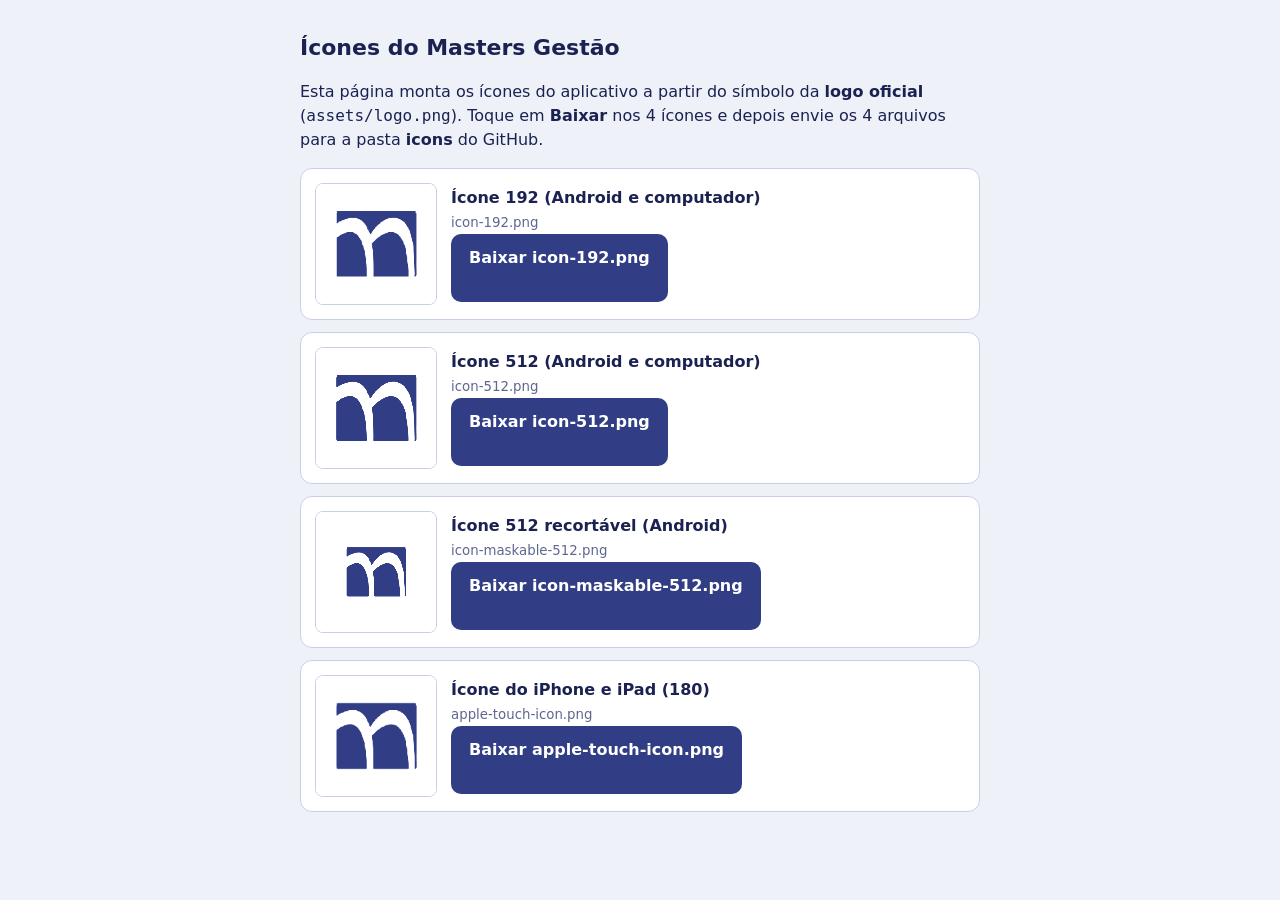
<file: gerar-icones.html>
<!DOCTYPE html>
<html lang="pt-BR"><head><meta charset="utf-8"><meta name="viewport" content="width=device-width, initial-scale=1">
<meta name="robots" content="noindex"><title>Gerar ícones do Masters Gestão</title>
<style>
body{margin:0;font:16px/1.5 system-ui,Arial,sans-serif;background:#EEF1F8;color:#1B2252;padding:16px}
.c{max-width:680px;margin:0 auto}h1{font-size:22px}
.card{background:#fff;border:1px solid #C9D0E8;border-radius:12px;padding:14px;margin:12px 0;display:flex;gap:14px;align-items:center;flex-wrap:wrap}
canvas{width:120px;height:120px;border:1px solid #C9D0E8;border-radius:8px}
a.b{display:inline-block;background:#313E86;color:#fff;text-decoration:none;font-weight:600;border-radius:10px;padding:12px 18px;min-height:44px}
small{color:#5E678F}
</style></head><body><div class="c">
<h1>Ícones do Masters Gestão</h1>
<p>Esta página monta os ícones do aplicativo a partir do símbolo da <b>logo oficial</b> (<code>assets/logo.png</code>). Toque em <b>Baixar</b> nos 4 ícones e depois envie os 4 arquivos para a pasta <b>icons</b> do GitHub.</p>
<div id="lista"><p>Preparando…</p></div>
<script>
const SAIDA=[['icon-192.png',192,.70,'Ícone 192 (Android e computador)'],['icon-512.png',512,.70,'Ícone 512 (Android e computador)'],['icon-maskable-512.png',512,.52,'Ícone 512 recortável (Android)'],['apple-touch-icon.png',180,.70,'Ícone do iPhone e iPad (180)']];
const X0=12,X1=83,Y0=18,Y1=78,AZ=[0x31,0x3E,0x86];
const img=new Image();img.onload=()=>{try{montar()}catch(e){document.getElementById('lista').innerHTML='<p>Não foi possível montar os ícones: '+e.message+'</p>'}};
img.onerror=()=>{document.getElementById('lista').innerHTML='<p>Não achei assets/logo.png. Abra esta página dentro do site (mesma pasta do index.html).</p>'};
img.src='assets/logo.png?'+Date.now();
function montar(){
 const w=X1-X0,h=Y1-Y0,s=document.createElement('canvas');s.width=img.width;s.height=img.height;const sc=s.getContext('2d');
 sc.fillStyle='#fff';sc.fillRect(0,0,s.width,s.height);sc.drawImage(img,0,0);
 const d=sc.getImageData(X0,Y0,w,h).data,m=document.createElement('canvas');m.width=w;m.height=h;const mc=m.getContext('2d'),md=mc.createImageData(w,h);
 for(let i=0;i<w*h;i++){const t=Math.max(0,Math.min(1,(255-d[i*4])/(255-AZ[0])));md.data[i*4]=md.data[i*4+1]=md.data[i*4+2]=Math.round(t*255);md.data[i*4+3]=255}
 mc.putImageData(md,0,0);
 const L=document.getElementById('lista');L.innerHTML='';
 SAIDA.forEach(([nome,tam,frac,rot])=>{
  const alvo=Math.round(tam*frac),esc=alvo/Math.max(w,h),nw=Math.round(w*esc),nh=Math.round(h*esc);
  const t=document.createElement('canvas');t.width=nw;t.height=nh;const tc=t.getContext('2d');tc.imageSmoothingEnabled=true;tc.imageSmoothingQuality='high';tc.drawImage(m,0,0,nw,nh);
  const td=tc.getImageData(0,0,nw,nh).data,c=document.createElement('canvas');c.width=c.height=tam;const cc=c.getContext('2d');cc.fillStyle='#fff';cc.fillRect(0,0,tam,tam);
  const ox=Math.floor((tam-nw)/2),oy=Math.floor((tam-nh)/2),o=cc.getImageData(ox,oy,nw,nh);
  for(let i=0;i<nw*nh;i++){let v=td[i*4]/255;v=Math.max(0,Math.min(1,(v-.5)/.30+.5));v=v*v*(3-2*v);for(let k=0;k<3;k++)o.data[i*4+k]=Math.round(255*(1-v)+AZ[k]*v);o.data[i*4+3]=255}
  cc.putImageData(o,ox,oy);
  const card=document.createElement('div');card.className='card';card.appendChild(c);
  const tx=document.createElement('div');tx.innerHTML='<b>'+rot+'</b><br><small>'+nome+'</small><br>';
  const a=document.createElement('a');a.className='b';a.textContent='Baixar '+nome;a.download=nome;
  c.toBlob(b=>{a.href=URL.createObjectURL(b)},'image/png');tx.appendChild(a);card.appendChild(tx);L.appendChild(card)});
}
</script></div></body></html>
</file>
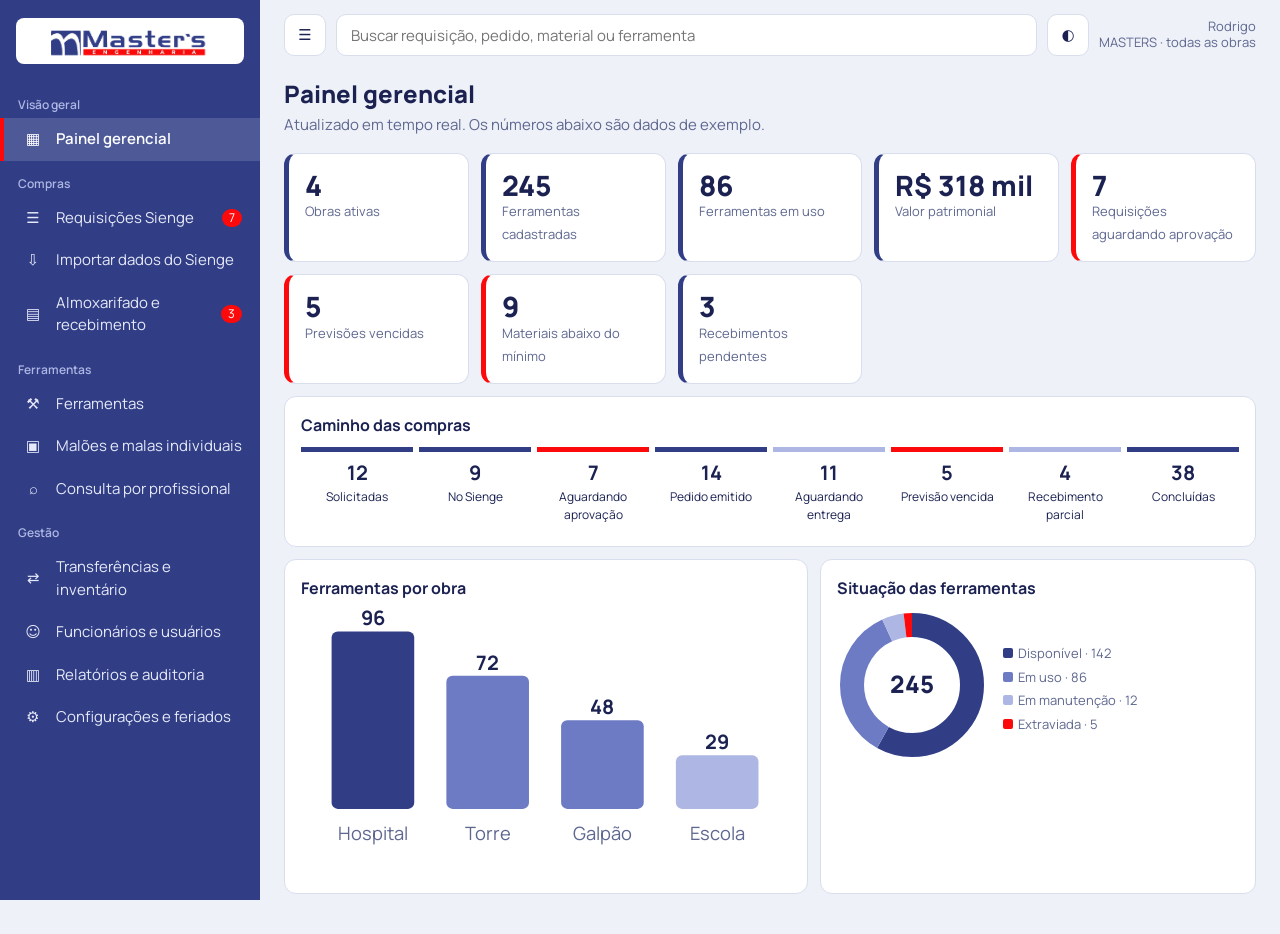
<file: previa-layout.html>
<!DOCTYPE html>
<html lang="pt-BR">
<head>
<meta charset="utf-8">
<meta name="viewport" content="width=device-width, initial-scale=1, viewport-fit=cover">
<title>Masters Engenharia – Sistema de gestão</title>
<link href="https://fonts.googleapis.com/css2?family=Manrope:wght@400;600;800&display=swap" rel="stylesheet">
<style>
:root{--blue:#313E86;--red:#FC0A0B;--bg:#EEF1F8;--surf:#fff;--ink:#1B2252;--mute:#5E678F;--line:#D9DEEE;--soft:#E3E8F6;--side:#313E86;--sideink:#fff;--b2:#6D7BC4;--b3:#AEB7E3;--chip:#E3E8F6;color-scheme:light;box-sizing:border-box;padding-top:env(safe-area-inset-top,0px);padding-bottom:env(safe-area-inset-bottom,0px)}
@media (prefers-color-scheme:dark){:root:not([data-theme="light"]){--bg:#0F1330;--surf:#181E47;--ink:#E8EBFA;--mute:#98A2D6;--line:#2A3266;--soft:#222A5C;--side:#0B0E27;--blue:#7E8CE0;--b2:#5967B8;--b3:#3A4686;--chip:#2A3266;color-scheme:dark}}
:root[data-theme="dark"]{--bg:#0F1330;--surf:#181E47;--ink:#E8EBFA;--mute:#98A2D6;--line:#2A3266;--soft:#222A5C;--side:#0B0E27;--blue:#7E8CE0;--b2:#5967B8;--b3:#3A4686;--chip:#2A3266;color-scheme:dark}
html{scroll-padding-top:env(safe-area-inset-top,0px)}
*{box-sizing:border-box}
body{margin:0;background:var(--bg);color:var(--ink);font:15px/1.5 Manrope,system-ui,Arial,sans-serif;display:flex;min-height:100vh}
button{font:inherit;color:inherit;cursor:pointer}
:focus-visible{outline:3px solid var(--red);outline-offset:2px}
aside{width:260px;background:var(--side);color:var(--sideink);display:flex;flex-direction:column;transition:width .2s;position:sticky;top:0;height:100vh;overflow-y:auto;flex:none;z-index:20}
.brand{display:flex;align-items:center;gap:10px;padding:18px 16px;font-weight:800;font-size:18px}
.logo{width:38px;height:38px;border-radius:8px;background:#fff;color:#313E86;display:grid;place-items:center;font-weight:800;flex:none;border-bottom:4px solid var(--red)}
.lg{background:#fff;border-radius:8px;padding:4px 6px;height:46px;width:228px;object-fit:contain}
body.mini .lg{width:44px;padding:4px;object-fit:cover;object-position:left center}
aside h4{margin:14px 18px 4px;font-size:12px;font-weight:600;color:#AEB7E3}
.nav{display:flex;align-items:center;gap:12px;width:100%;padding:10px 18px;background:none;border:0;border-left:4px solid transparent;color:#E6E9F8;text-align:left}
.nav:hover{background:rgba(255,255,255,.08)}
.nav.on{background:rgba(255,255,255,.14);border-left-color:var(--red);color:#fff;font-weight:600}
.nav i{font-style:normal;width:22px;text-align:center;flex:none}
.nav em{margin-left:auto;background:var(--red);color:#fff;font-style:normal;font-size:12px;border-radius:10px;padding:0 7px}
body.mini aside{width:68px}
body.mini aside h4,body.mini .nav span,body.mini .nav em,body.mini .bn{display:none}
main{flex:1;min-width:0;padding:0 24px 40px}
.top{position:sticky;top:0;background:var(--bg);display:flex;gap:10px;align-items:center;padding:14px 0;z-index:10}
.ico{background:var(--surf);border:1px solid var(--line);border-radius:10px;width:42px;height:42px;flex:none}
.search{flex:1;min-width:0;background:var(--surf);border:1px solid var(--line);border-radius:10px;height:42px;padding:0 14px;color:var(--ink);font:inherit}
.who{font-size:13px;color:var(--mute);text-align:right;line-height:1.2}
h1{font-size:24px;margin:6px 0 2px;font-weight:800}
.sub{color:var(--mute);margin:0 0 16px}
.kpis{display:grid;grid-template-columns:repeat(auto-fit,minmax(170px,1fr));gap:12px}
.card{background:var(--surf);border:1px solid var(--line);border-radius:12px;padding:16px}
.kpi{border-left:5px solid var(--blue)}
.kpi.al{border-left-color:var(--red)}
.kpi b{display:block;font-size:28px;font-weight:800;line-height:1.1}
.kpi span{color:var(--mute);font-size:13px}
.grid{display:grid;grid-template-columns:1.2fr 1fr;gap:12px;margin-top:12px}
.card h3{margin:0 0 10px;font-size:16px}
.flow{display:flex;gap:6px;overflow-x:auto;padding-bottom:6px}
.st{flex:1;min-width:104px;text-align:center;font-size:12px;border-top:5px solid var(--b3);padding-top:6px}
.st b{display:block;font-size:20px}
.st.done{border-color:var(--blue)}.st.warn{border-color:var(--red)}
.legend{display:flex;flex-wrap:wrap;gap:4px 14px;font-size:13px;color:var(--mute);margin-top:8px}
.legend s{display:inline-block;width:10px;height:10px;border-radius:2px;margin-right:5px;text-decoration:none}
.wrap{overflow-x:auto}
table{width:100%;border-collapse:collapse;min-width:760px}
th{text-align:left;font-size:13px;color:var(--mute);font-weight:600;padding:8px 10px;border-bottom:2px solid var(--line)}
td{padding:10px;border-bottom:1px solid var(--line)}
tr.r{cursor:pointer}tr.r:hover{background:var(--soft)}
.chip{display:inline-block;padding:2px 10px;border-radius:12px;font-size:12px;font-weight:600;background:var(--chip);color:var(--ink)}
.chip.ok{background:var(--blue);color:#fff}.chip.bad{background:var(--red);color:#fff}
.det td{background:var(--soft)}
.det table{min-width:0;margin-top:6px}
.just{border-left:4px solid var(--red);padding:6px 10px;margin-top:8px;background:var(--surf);border-radius:4px;font-size:14px}
.tools{display:flex;gap:8px;flex-wrap:wrap;margin-bottom:10px}
.tools select{background:var(--surf);color:var(--ink);border:1px solid var(--line);border-radius:8px;padding:8px;font:inherit}
.btn{background:var(--blue);color:#fff;border:0;border-radius:8px;padding:9px 16px;font-weight:600}
:root[data-theme="dark"] .btn{color:#0F1330}
.toast{position:fixed;left:50%;bottom:calc(20px + env(safe-area-inset-bottom,0px));transform:translateX(-50%);background:var(--ink);color:var(--bg);padding:10px 18px;border-radius:10px;opacity:0;pointer-events:none;transition:opacity .2s;z-index:50;max-width:90vw}
.toast.on{opacity:1}
.view{display:none}.view.on{display:block}
.note{background:var(--soft);border-radius:8px;padding:8px 12px;font-size:13px;color:var(--mute);margin-top:16px}
@media (max-width:820px){
aside{position:fixed;left:0;top:0;transform:translateX(-100%);transition:transform .2s;width:260px!important}
body.open aside{transform:none}
body.mini aside h4,body.mini .nav span,body.mini .nav em{display:revert}
main{padding:0 14px 40px}.grid{grid-template-columns:1fr}.who{display:none}h1{font-size:21px}
.scrim{position:fixed;inset:0;background:rgba(10,14,40,.5);z-index:15;display:none}body.open .scrim{display:block}}
@media (prefers-reduced-motion:reduce){*{transition:none!important}}
</style>
</head>
<body>
<aside id="side" aria-label="Menu principal">
 <div class="brand"><img class="lg" src="assets/logo.png" alt="Masters Engenharia"></div>
 <h4>Visão geral</h4>
 <button class="nav on" data-v="painel"><i>▦</i><span>Painel gerencial</span></button>
 <h4>Compras</h4>
 <button class="nav" data-v="req"><i>☰</i><span>Requisições Sienge</span><em>7</em></button>
 <button class="nav" data-v="x"><i>⇩</i><span>Importar dados do Sienge</span></button>
 <button class="nav" data-v="x"><i>▤</i><span>Almoxarifado e recebimento</span><em>3</em></button>
 <h4>Ferramentas</h4>
 <button class="nav" data-v="x"><i>⚒</i><span>Ferramentas</span></button>
 <button class="nav" data-v="x"><i>▣</i><span>Malões e malas individuais</span></button>
 <button class="nav" data-v="x"><i>⌕</i><span>Consulta por profissional</span></button>
 <h4>Gestão</h4>
 <button class="nav" data-v="x"><i>⇄</i><span>Transferências e inventário</span></button>
 <button class="nav" data-v="x"><i>☺</i><span>Funcionários e usuários</span></button>
 <button class="nav" data-v="x"><i>▥</i><span>Relatórios e auditoria</span></button>
 <button class="nav" data-v="x"><i>⚙</i><span>Configurações e feriados</span></button>
</aside>
<div class="scrim" id="scrim"></div>
<main>
 <div class="top">
  <button class="ico" id="menu" aria-label="Abrir ou recolher menu">☰</button>
  <input class="search" placeholder="Buscar requisição, pedido, material ou ferramenta" aria-label="Busca rápida">
  <button class="ico" id="theme" aria-label="Alternar modo claro e escuro">◐</button>
  <div class="who">Rodrigo<br>MASTERS · todas as obras</div>
 </div>

 <section class="view on" id="v-painel">
  <h1>Painel gerencial</h1>
  <p class="sub">Atualizado em tempo real. Os números abaixo são dados de exemplo.</p>
  <div class="kpis">
   <div class="card kpi"><b>4</b><span>Obras ativas</span></div>
   <div class="card kpi"><b>245</b><span>Ferramentas cadastradas</span></div>
   <div class="card kpi"><b>86</b><span>Ferramentas em uso</span></div>
   <div class="card kpi"><b>R$ 318 mil</b><span>Valor patrimonial</span></div>
   <div class="card kpi al"><b>7</b><span>Requisições aguardando aprovação</span></div>
   <div class="card kpi al"><b>5</b><span>Previsões vencidas</span></div>
   <div class="card kpi al"><b>9</b><span>Materiais abaixo do mínimo</span></div>
   <div class="card kpi"><b>3</b><span>Recebimentos pendentes</span></div>
  </div>
  <div class="card" style="margin-top:12px">
   <h3>Caminho das compras</h3>
   <div class="flow">
    <div class="st done"><b>12</b>Solicitadas</div><div class="st done"><b>9</b>No Sienge</div>
    <div class="st warn"><b>7</b>Aguardando aprovação</div><div class="st done"><b>14</b>Pedido emitido</div>
    <div class="st"><b>11</b>Aguardando entrega</div><div class="st warn"><b>5</b>Previsão vencida</div>
    <div class="st"><b>4</b>Recebimento parcial</div><div class="st done"><b>38</b>Concluídas</div>
   </div>
  </div>
  <div class="grid">
   <div class="card"><h3>Ferramentas por obra</h3>
    <svg viewBox="0 0 320 170" width="100%" role="img" aria-label="Ferramentas por obra: Hospital 96, Torre 72, Galpão 48, Escola 29">
     <g fill="var(--blue)"><rect x="20" y="14" width="54" height="116" rx="4"/><rect x="95" y="43" width="54" height="87" rx="4" fill="var(--b2)"/><rect x="170" y="72" width="54" height="58" rx="4" fill="var(--b2)"/><rect x="245" y="95" width="54" height="35" rx="4" fill="var(--b3)"/></g>
     <g fill="var(--ink)" font-size="13" font-weight="700" text-anchor="middle"><text x="47" y="10">96</text><text x="122" y="39">72</text><text x="197" y="68">48</text><text x="272" y="91">29</text></g>
     <g fill="var(--mute)" font-size="12" text-anchor="middle"><text x="47" y="150">Hospital</text><text x="122" y="150">Torre</text><text x="197" y="150">Galpão</text><text x="272" y="150">Escola</text></g>
    </svg></div>
   <div class="card"><h3>Situação das ferramentas</h3>
    <div style="display:flex;gap:16px;align-items:center;flex-wrap:wrap">
     <svg viewBox="0 0 100 100" width="150" height="150" role="img" aria-label="Disponível 142, em uso 86, em manutenção 12, extraviada 5">
      <g fill="none" stroke-width="16" transform="rotate(-90 50 50)">
       <circle cx="50" cy="50" r="40" stroke="var(--blue)" stroke-dasharray="145.7 251.3"/>
       <circle cx="50" cy="50" r="40" stroke="var(--b2)" stroke-dasharray="88.2 251.3" stroke-dashoffset="-145.7"/>
       <circle cx="50" cy="50" r="40" stroke="var(--b3)" stroke-dasharray="12.3 251.3" stroke-dashoffset="-233.9"/>
       <circle cx="50" cy="50" r="40" stroke="var(--red)" stroke-dasharray="5.1 251.3" stroke-dashoffset="-246.2"/></g>
      <text x="50" y="55" text-anchor="middle" font-size="16" font-weight="800" fill="var(--ink)">245</text></svg>
     <div class="legend" style="flex-direction:column"><span><s style="background:var(--blue)"></s>Disponível · 142</span><span><s style="background:var(--b2)"></s>Em uso · 86</span><span><s style="background:var(--b3)"></s>Em manutenção · 12</span><span><s style="background:var(--red)"></s>Extraviada · 5</span></div>
    </div></div>
  </div>
 </section>

 <section class="view" id="v-req">
  <h1>Requisições Sienge</h1>
  <p class="sub">Consulte pelo celular sem abrir o Sienge. Toque em uma linha para ver os materiais.</p>
  <div class="tools">
   <select aria-label="Obra"><option>Todas as obras</option><option>Hospital</option><option>Torre</option></select>
   <select aria-label="Situação"><option>Todas as situações</option><option>Aguardando entrega</option><option>Previsão vencida</option></select>
   <select aria-label="Período"><option>Últimos 30 dias</option><option>Este mês</option></select>
   <button class="btn" data-toast="A importação entra na Etapa 7.">Importar do Sienge</button>
  </div>
  <div class="card wrap"><table>
   <thead><tr><th>Requisição</th><th>Obra</th><th>Solicitante</th><th>Aprovação</th><th>Pedido</th><th>Previsão</th><th>Status</th></tr></thead>
   <tbody>
    <tr class="r" data-d="d1"><td><b>48213</b></td><td>Hospital</td><td>Carlos</td><td>03/11/2026</td><td>05/11/2026</td><td>12/11/2026</td><td><span class="chip bad">Previsão vencida</span></td></tr>
    <tr class="det" id="d1" hidden><td colspan="7"><b>Materiais da requisição 48213</b>
     <table><thead><tr><th>Material</th><th>Solicitado</th><th>Comprado</th><th>Recebido</th><th>Pendente</th></tr></thead>
     <tbody><tr><td>Eletroduto 3/4"</td><td>200 m</td><td>200 m</td><td>120 m</td><td>80 m</td></tr><tr><td>Caixa 4x2</td><td>60 un</td><td>40 un</td><td>0</td><td>60 un</td></tr></tbody></table>
     <div class="just"><b>Previsão alterada</b> de 10/11/2026 para 12/11/2026 por Suprimentos em 09/11/2026 às 14:32. Justificativa: fornecedor informou atraso na fábrica.</div></td></tr>
    <tr class="r" data-d="d2"><td><b>48250</b></td><td>Torre</td><td>Marcos</td><td>06/11/2026</td><td>09/11/2026</td><td>17/11/2026</td><td><span class="chip">Aguardando entrega</span></td></tr>
    <tr class="det" id="d2" hidden><td colspan="7"><b>Materiais da requisição 48250</b>
     <table><thead><tr><th>Material</th><th>Solicitado</th><th>Comprado</th><th>Recebido</th><th>Pendente</th></tr></thead>
     <tbody><tr><td>Disco de corte 7"</td><td>50 un</td><td>50 un</td><td>0</td><td>50 un</td></tr></tbody></table></td></tr>
    <tr class="r" data-d="d3"><td><b>48301</b></td><td>Galpão</td><td>Ana</td><td>—</td><td>—</td><td>—</td><td><span class="chip">Aguardando aprovação</span></td></tr>
    <tr class="det" id="d3" hidden><td colspan="7">Aguardando a aprovação do gestor. Nenhum pedido de compra emitido ainda.</td></tr>
    <tr class="r" data-d="d4"><td><b>48190</b></td><td>Escola</td><td>Paulo</td><td>28/10/2026</td><td>30/10/2026</td><td>06/11/2026</td><td><span class="chip ok">Concluída</span></td></tr>
    <tr class="det" id="d4" hidden><td colspan="7">Todos os itens recebidos e conferidos pelo almoxarife em 06/11/2026.</td></tr>
   </tbody></table></div>
  <div class="note">A previsão é calculada em 5 dias úteis após o pedido, sem fins de semana nem feriados cadastrados. Só muda com justificativa, que fica visível para todos.</div>
 </section>

 <section class="view" id="v-x">
  <h1>Módulo em construção</h1>
  <p class="sub">Este módulo será implantado na Etapa 6. O menu e a navegação já mostram onde ele ficará.</p>
  <div class="card">Cada módulo terá pesquisa, filtros, formulários simples e confirmação antes de operações importantes.</div>
 </section>
</main>
<div class="toast" id="toast" role="status"></div>
<script>
var b=document.body,R=document.documentElement;
function toast(t){var e=document.getElementById('toast');e.textContent=t;e.classList.add('on');setTimeout(function(){e.classList.remove('on')},2200)}
try{var s=localStorage.getItem('mt');if(s)R.setAttribute('data-theme',s)}catch(e){}
document.getElementById('theme').onclick=function(){var d=R.getAttribute('data-theme')==='dark'||(!R.getAttribute('data-theme')&&matchMedia('(prefers-color-scheme:dark)').matches);var n=d?'light':'dark';R.setAttribute('data-theme',n);try{localStorage.setItem('mt',n)}catch(e){}};
document.getElementById('menu').onclick=function(){if(innerWidth<=820)b.classList.toggle('open');else b.classList.toggle('mini')};
document.getElementById('scrim').onclick=function(){b.classList.remove('open')};
document.querySelectorAll('.nav').forEach(function(n){n.onclick=function(){document.querySelectorAll('.nav').forEach(function(x){x.classList.remove('on')});n.classList.add('on');document.querySelectorAll('.view').forEach(function(v){v.classList.remove('on')});document.getElementById('v-'+n.dataset.v).classList.add('on');b.classList.remove('open')}});
document.querySelectorAll('tr.r').forEach(function(r){r.onclick=function(){var d=document.getElementById(r.dataset.d);d.hidden=!d.hidden}});
document.querySelectorAll('[data-toast]').forEach(function(x){x.onclick=function(){toast(x.dataset.toast)}});
</script>
</body>
</html>
</file>
